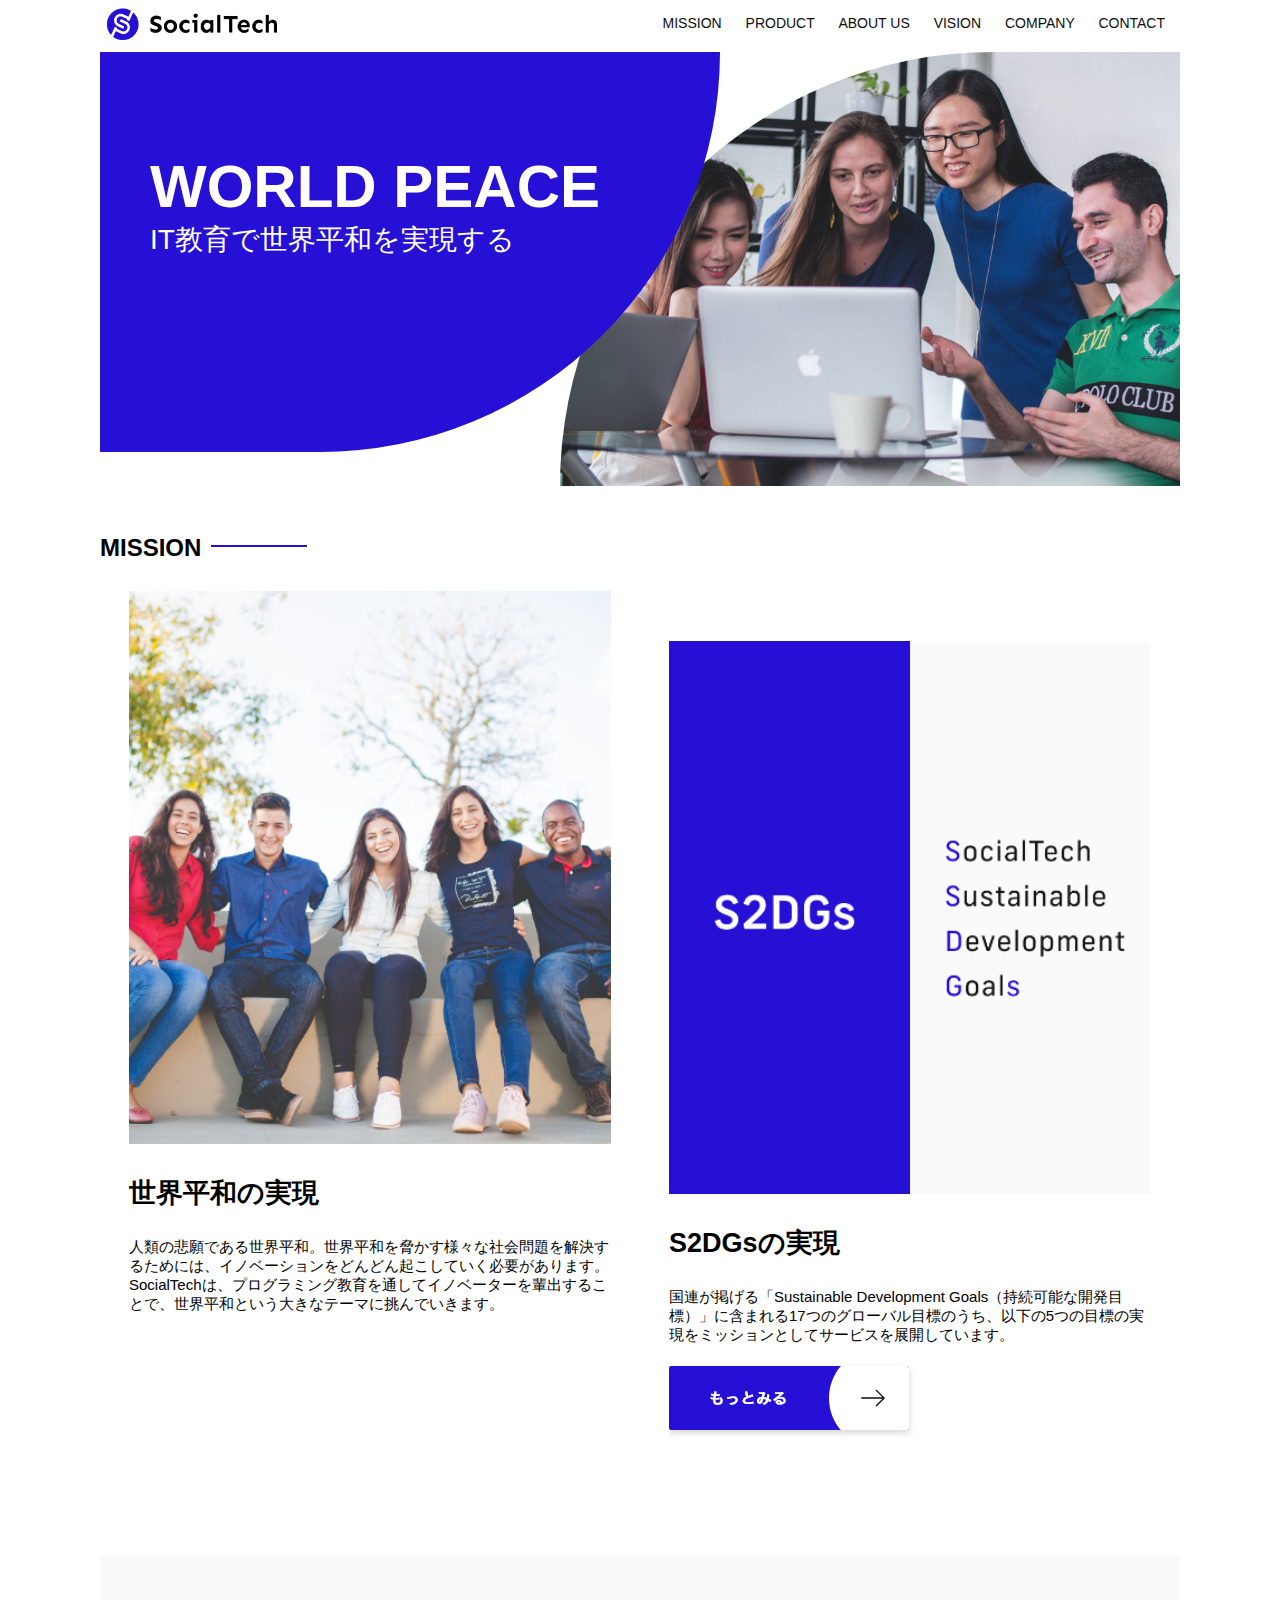
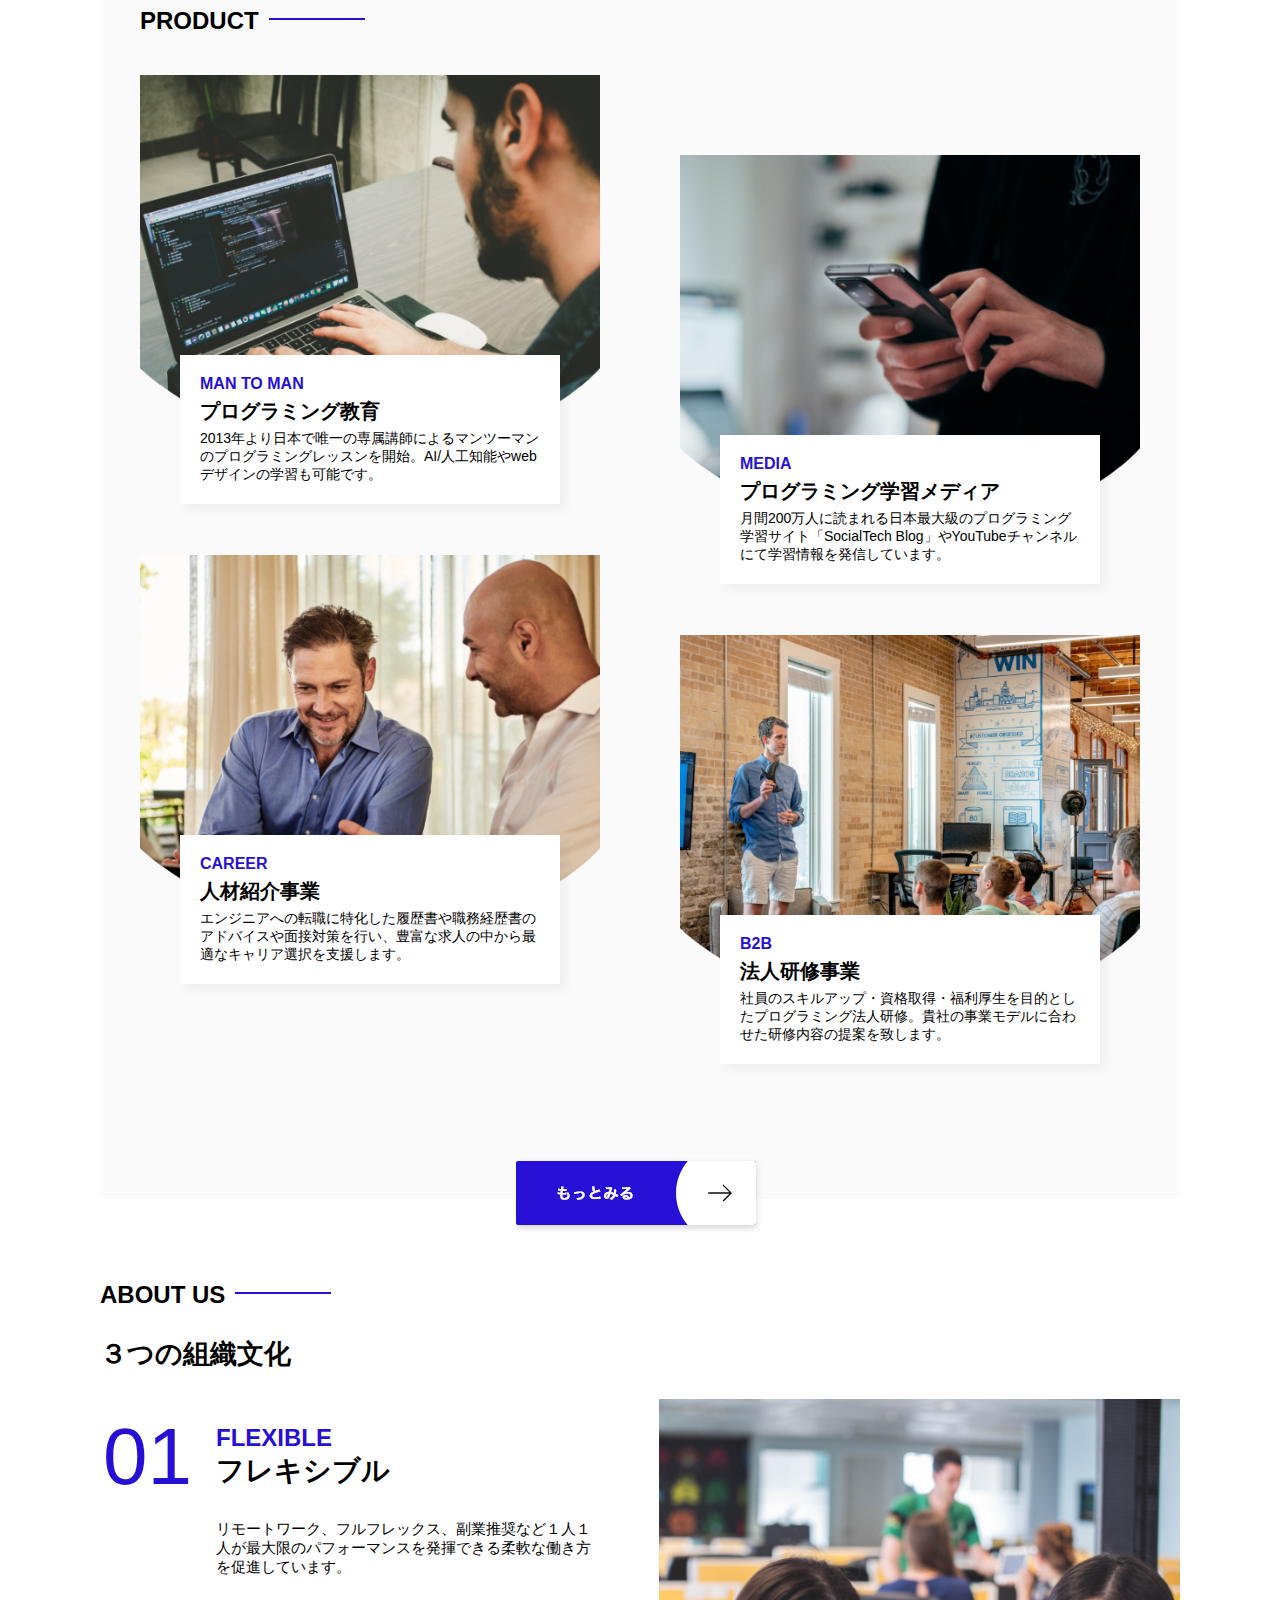
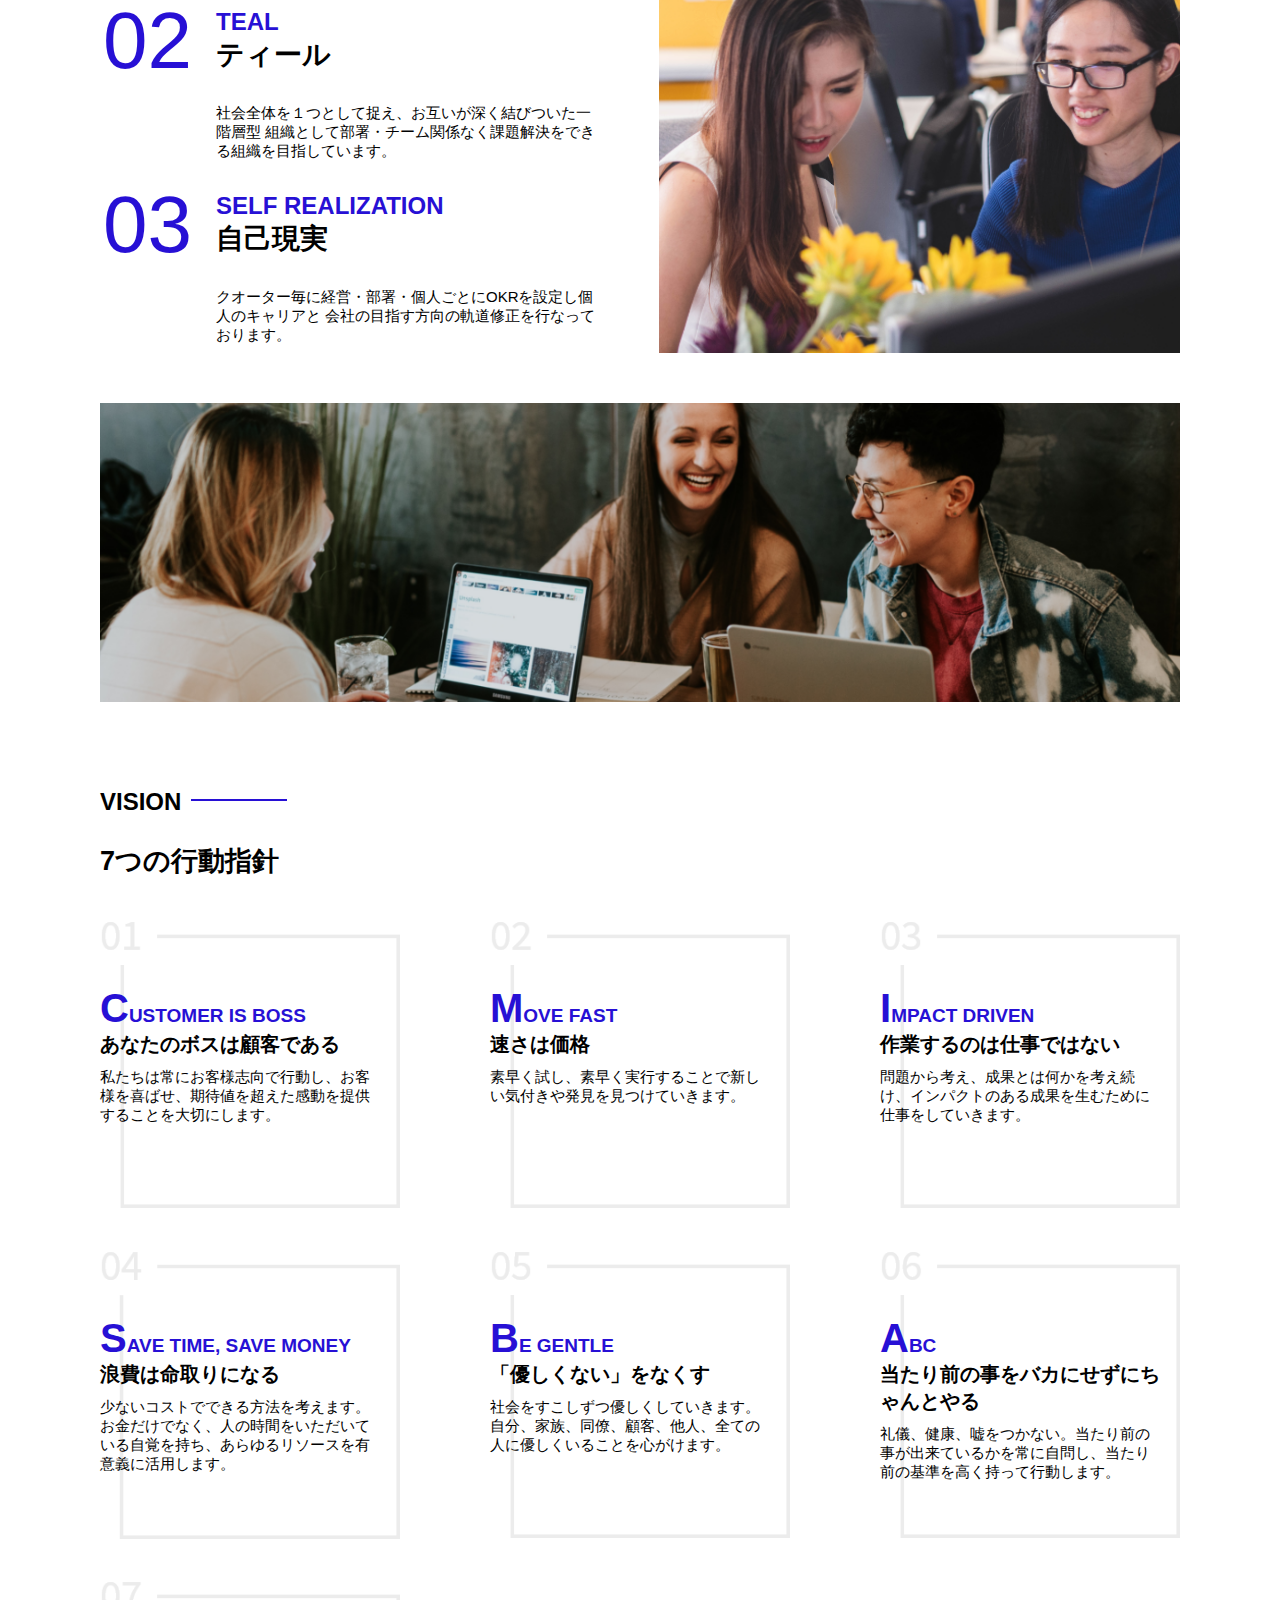
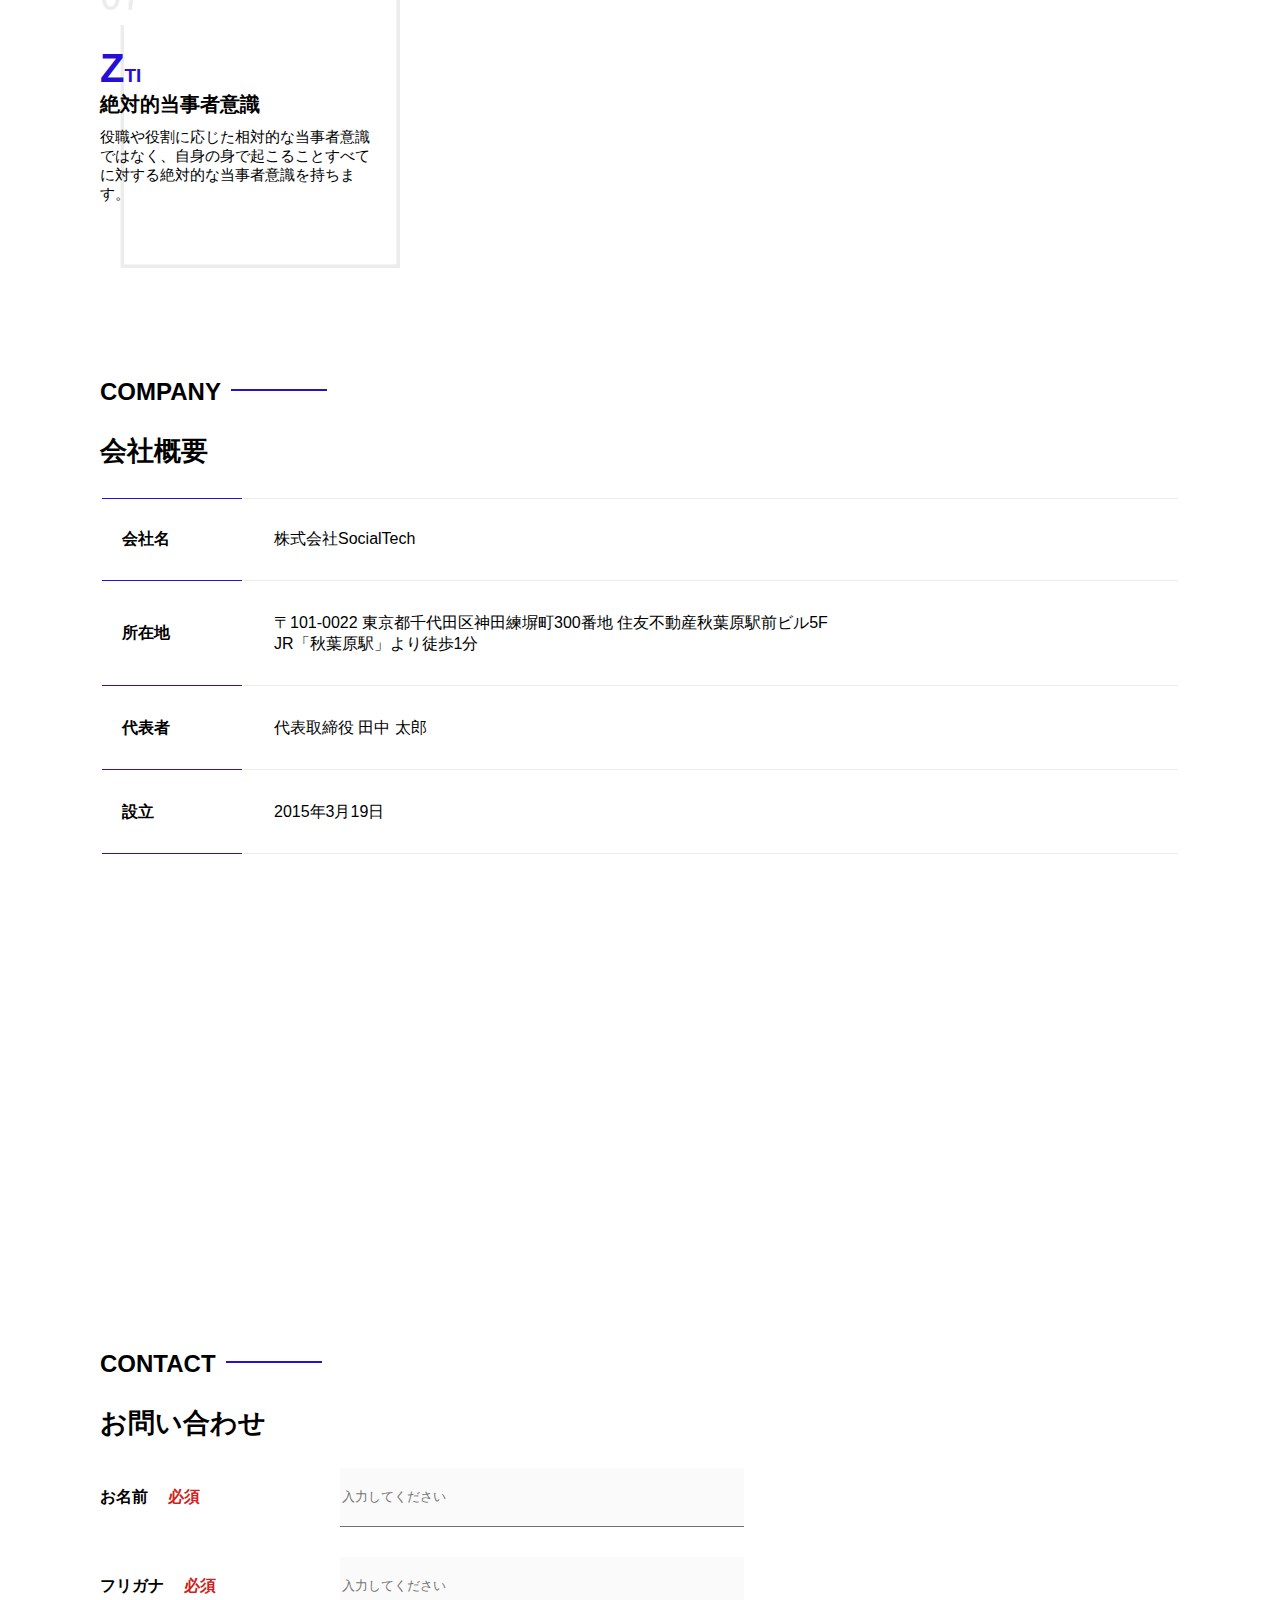
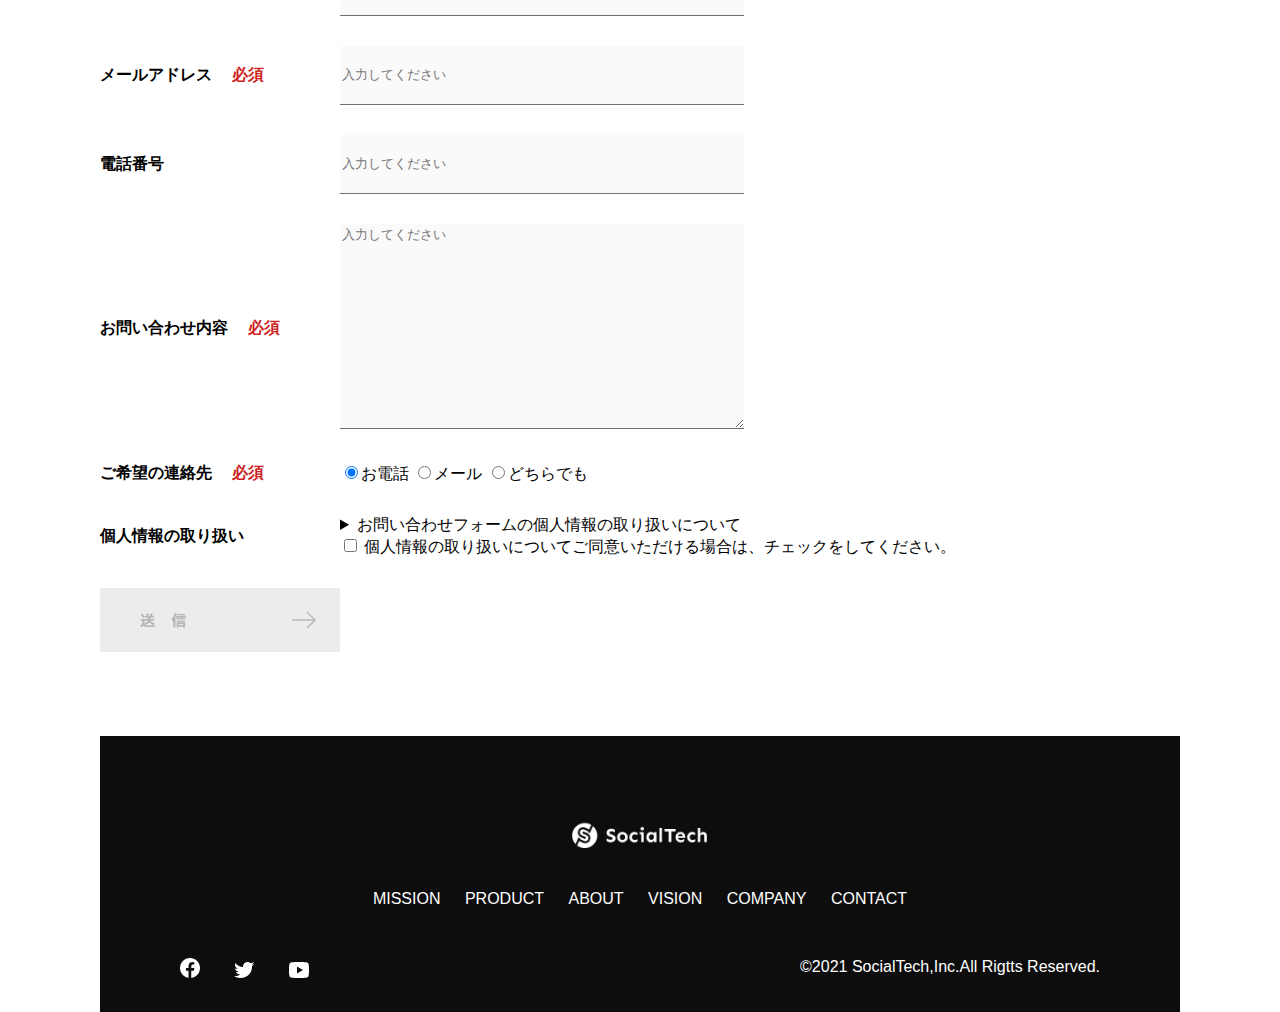
<file: index.html>
<!DOCTYPE html>
<html>
  <head>
    <title>SocialTech</title>
    <meta charset="utf-8">
    <meta name="description" content="SocialTechはEdTech業界のリーディングカンパニーを目指します">
    <meta name="viewport" content="width=device-width, initial-scale=1.0">
    <meta name="twitter:card" content="summary">
    <meta name="twitter:site" content="@xz7brkxv7651571">
    <meta property="og:url" content="https://kabosu1822.github.io/socialtech/">
    <meta property="og:title" content="SocialTech">
    <meta property="og:description" content="月間200万人に読まれる日本最大級のプログラミング学習サイト「SocialTech」">
    <meta property="og:image" content="https://kabosu1822.github.io/socialtech/images/logo.png">
    <link rel="stylesheet" href="style.css">
  </head>
    <body>
      <header>
        <a href="index.html" id="logo"><img src="images/logo.png" alt="トップページに戻る"></a>
        <nav id="nav-pc">
          <a href="mission.html">MISSION</a>
          <a href="product.html">PRODUCT</a>
          <a href="index.html#aboutus">ABOUT US</a>
          <a href="index.html#vision">VISION</a>
          <a href="index.html#company">COMPANY</a>
          <a href="index.html#contact">CONTACT</a>
        </nav>
        <img id="menu-sp" src="images/button-menu.png" alt="ナビゲーションを開く" onclick="document.getElementById('nav-sp').style.display = 'block'">
        <nav id="nav-sp">
            <img id="close" src="images/button-close.png" alt="ナビゲーションを閉じる" onclick="document.getElementById('nav-sp').style.display = 'none'">
            <a id="logo-sp" href="index.html" onclick="document.getElementById('nav-sp').style.display = 'none'"><img
              src="images/logo-sp.png" alt="トップページに戻る"></a>
              <a class="menu" href="mission.html" onclick="document.getElementById('nav-sp').style.display = 'none'">MISSION</a>
              <a class="menu" href="product.html" onclick="document.getElementById('nav-sp').style.display = 'none'">PRODUCT</a>
              <a class="menu" href="index.html#aboutus" onclick="document.getElementById('nav-sp').style.display = 'none'">ABOUT
              US</a>
              <a class="menu" href="index.html#vision"
              onclick="document.getElementById('nav-sp').style.display = 'none'">VISION</a>
              <a class="menu" href="index.html#company"
              onclick="document.getElementById('nav-sp').style.display = 'none'">COMPANY</a>
              <a class="menu" href="index.html#contact"
              onclick="document.getElementById('nav-sp').style.display = 'none'">CONTACT</a>
              <div id="sns">
              <a href="https://www.facebook.com/sejuku2013"><img src="images/button-facebook.png" alt="Facebookのリンク"></a>
              <a href="https://twitter.com/samuraijuku"><img src="images/button-twitter.png" alt="Twitterのリンク"></a>
              <a href="https://www.youtube.com/channel/UCCFOQO5aDK0xXam4cUQXT8g"><img src="images/button-youtube.png" alt="YouTubeのリンク"></a>
          </div>
        </nav>
      </header>
        
      </div>
    </nav>
  </header>



          </div>
        </nav>
      </header>
      <main>
        <article>
          <section id="main-visual">
            <div id="main-message">
                <h1>WORLD PEACE</h1>
                <p>IT教育で世界平和を実現する</p>
            </div>
              <img src="images/index/index-main.png" alt="PCの周りに集まる多国籍の仲間たち">
            </section>
            <section id="mission">
            <h2 class="index-h2">MISSION</h2>
            <div id="mission-flex">
              <div>
                <img id="mission-photo" src="images/index/index-mission.png" alt="屋外のベンチで写真を撮影する多国籍の仲間たち">
                <h3>世界平和の実現</h3>
                <p>人類の悲願である世界平和。世界平和を脅かす様々な社会問題を解決するためには、イノベーションをどんどん起こしていく必要があります。SocialTechは、プログラミング教育を通してイノベーターを輩出することで、世界平和という大きなテーマに挑んでいきます。
                </p>
              </div>
              <div>
                <img id="s2dgs" src="images/index/s2dgs.png" alt="S2DGs">
                <h3>S2DGsの実現</h3>
                <p>国連が掲げる「Sustainable Development Goals（持続可能な開発目標）」に含まれる17つのグローバル目標のうち、以下の5つの目標の実現をミッションとしてサービスを展開しています。</p>
                <a href="mission.html"></a>
                  <img src="images/button-more.png" alt="もっとみる">
              </div>
            </div>
            </section>
            <section id="product">
            <h2 class="index-h2">PRODUCT</h2>
            <div>
                <div id="product-left">
                  <div>
                    <img class="product-photo" src="images/index/index-mantoman.png" alt="PCでコードを書く男性">
                    <div class="product-explain">
                      <span>MAN TO MAN</span>
                      <h3>プログラミング教育</h3>
                      <p>2013年より日本で唯一の専属講師によるマンツーマンのプログラミングレッスンを開始。AI/人工知能やwebデザインの学習も可能です。</p>
                    </div>
                  </div>
                  <div>
                    <img  class="product-photo" src="images/index/index-career.png" alt="笑顔で話し合う2人の男性">
                    <div class="product-explain">
                      <span>CAREER</span>
                      <h3>人材紹介事業</h3>
                      <p>エンジニアへの転職に特化した履歴書や職務経歴書のアドバイスや面接対策を行い、豊富な求人の中から最適なキャリア選択を支援します。</p>
                    </div>
                  </div> 
                  </div>
                  <div id="product-right">
                    <div>
                      <img class="product-photo" src="images/index/index-media.png" alt="スマートフォンを操作する人">
                      <div class="product-explain">
                        <span>MEDIA</span>
                        <h3>プログラミング学習メディア</h3>
                        <p>月間200万人に読まれる日本最大級のプログラミング学習サイト「SocialTech Blog」やYouTubeチャンネルにて学習情報を発信しています。</p>
                      </div>
                    </div>
                    <div>
                      <img class="product-photo" src="images/index/index-b2b.png" alt="講演中の男性とそれを聴く人々">
                      <div class="product-explain">
                        <span>B2B</span>
                          <h3>法人研修事業</h3>
                          <p>社員のスキルアップ・資格取得・福利厚生を目的としたプログラミング法人研修。貴社の事業モデルに合わせた研修内容の提案を致します。</p>
                      </div>
                    </div>
                  </div>
                </div>
              <div>
                <a id="product-more" href="product.html">
                  <img src="images/button-more.png" alt="もっとみる">
              </a>
          </div>
          </section>
          <section id="aboutus">
            <h2 class="index-h2">ABOUT US</h2>
            <h3>３つの組織文化</h3>
            <div>
              <table class="culture-table">
                <tr>
                  <td>
                    <span class="culture-num">01</span>
                  </td>
                  <td>
                    <span class="culture-en">FLEXIBLE</span>
                    <span class="culture-jp">フレキシブル</span>
                  </td>
                </tr>
                <tr>
                  <td>
                    <!-- 空セル -->
                  </td>
                  <td>
                  <p class="culture-description">
                    リモートワーク、フルフレックス、副業推奨など１人１人が最大限のパフォーマンスを発揮できる柔軟な働き方を促進しています。
                  </p>
                  </td>
                </tr>
                <tr>
                  <td>
                    <span class="culture-num">02</span>
                  </td>
                  <td>
                    <span class="culture-en">TEAL</span>
                    <span class="culture-jp">ティール</span>
                  </td>
                </tr>
                <tr>
                  <td>
                    <!-- 空セル -->
                  </td>
                  <td>
                    <p class="culture-description">
                      社会全体を１つとして捉え、お互いが深く結びついた一階層型
                      組織として部署・チーム関係なく課題解決をできる組織を目指しています。
                    </p>
                  </td>
                </tr>
                <tr>
                  <td>
                    <span class="culture-num">03</span>
                  </td>
                  <td>
                    <span class="culture-en">SELF REALIZATION</span>
                    <span class="culture-jp">自己現実</span>
                  </td>
                </tr>
                <tr>
                  <td>
                    <!-- 空セル -->
                  </td>
                  <td>
                    <p class="culture-description">
                      クオーター毎に経営・部署・個人ごとにOKRを設定し個人のキャリアと
                      会社の目指す方向の軌道修正を行なっております。
                    </p>
                  </td>
                </tr>
              </table>
              <img class="culture-img" src="images/index/index-aboutus1.png" alt="笑顔で話し合う2人の女性">
            </div>
            <img class="culture-img2" src="images/index/index-aboutus2.png" alt="笑顔で話し合う3人の男女">
          </section>
          <!-- VISION -->
          <section id="vision">
            <h2 class="index-h2">VISION</h2>
            <h3>7つの行動指針</h3>
            <div>
              <div class="vision-box">
                <img src="images/index/vision-01.png" alt="01">
                <span>
                  <h4>CUSTOMER IS BOSS</h4>
                  <h5>あなたのボスは顧客である</h5>
                  <p>私たちは常にお客様志向で行動し、お客様を喜ばせ、期待値を超えた感動を提供することを大切にします。</p>
                </span>
              </div>
              <div class="vision-box">
                <img src="images/index/vision-02.png" alt="02">
                <span>
                  <h4>MOVE FAST</h4>
                  <h5>速さは価格</h5>
                  <p>素早く試し、素早く実行することで新しい気付きや発見を見つけていきます。</p>
                </span>
              </div>
              <div class="vision-box">
                <img src="images/index/vision-03.png" alt="03">
                <span>
                  <h4>IMPACT DRIVEN</h4>
                  <h5>作業するのは仕事ではない</h5>
                  <p>問題から考え、成果とは何かを考え続け、インパクトのある成果を生むために仕事をしていきます。</p>
                </span>
              </div>
              <div class="vision-box">
                <img src="images/index/vision-04.png" alt="04">
                <span>
                  <h4>SAVE TIME, SAVE MONEY</h4>
                  <h5>浪費は命取りになる</h5>
                  <p>少ないコストでできる方法を考えます。お金だけでなく、人の時間をいただいている自覚を持ち、あらゆるリソースを有意義に活用します。</p>
                </span>
              </div>
              <div class="vision-box">
              <img src="images/index/vision-05.png" alt="05">
                <span>
                <h4>BE GENTLE</h4>
                <h5>「優しくない」をなくす</h5>
                <p>社会をすこしずつ優しくしていきます。自分、家族、同僚、顧客、他人、全ての人に優しくいることを心がけます。</p>  
              </span>
              </div>
              <div class="vision-box">
                <img src="images/index/vision-06.png" alt="06">
                  <span>
                    <h4>ABC</h4>
                    <h5>当たり前の事をバカにせずにちゃんとやる</h5>
                    <p>礼儀、健康、嘘をつかない。当たり前の事が出来ているかを常に自問し、当たり前の基準を高く持って行動します。</p>
                  </span>
              </div>
              <div class="vision-box">
                <img src="images/index/vision-07.png" alt="07">
                <span>
                    <h4>ZTI</h4>
                    <h5>絶対的当事者意識</h5>
                    <p>役職や役割に応じた相対的な当事者意識ではなく、自身の身で起こることすべてに対する絶対的な当事者意識を持ちます。</p>
                </span>
              </div>
            </div>
          </section>
          <section id="company">
            <h2 class="index-h2">COMPANY</h2>
            <h3>会社概要</h3>
            <table id="company-table">
              <tr>
                <th class="tableheader-first">会社名</th>
                <td class="cell-first">株式会社SocialTech</td>
              </tr>
              <tr>
                <th class="tableheader">所在地</th>
                <td class="cell">〒101-0022 東京都千代田区神田練塀町300番地 住友不動産秋葉原駅前ビル5F<br>JR「秋葉原駅」より徒歩1分</td>
              </tr>
              <tr>
                <th class="tableheader">代表者</th>
                <td class="cell">代表取締役 田中 太郎</td>
              </tr>
              <tr>
                <th class="tableheader">設立</th>
                <td class="cell">2015年3月19日</td>
              </tr>
            </table>
            <iframe src="https://www.google.com/maps/embed?pb=!1m18!1m12!1m3!1d3240.0688551336807!2d139.7720776771055!3d35.69992317258124!2m3!1f0!2f0!3f0!3m2!1i1024!2i768!4f13.1!3m3!1m2!1s0x60188fee13660e23%3A0x77137876edf742ac!2z5L2P5Y-L5LiN5YuV55Sj56eL6JGJ5Y6f6aeF5YmN44OT44Or!5e0!3m2!1sja!2sjp!4v1704858013291!5m2!1sja!2sjp"
            style="border:0;" allowfullscreen="" loading="lazy">
          </iframe>
          </section>
          <section id="contact">
            <h2 class="index-h2">CONTACT</h2>
            <h3>お問い合わせ</h3>
            <form>
              <div>
                <div class="contact-heading">
                <label class="contact-label">お名前<span class="contact-span">必須</span></label>
                </div>
                <div>
                <input type="text" name="name" placeholder="入力してください" class="contact-textbox">
                </div>
              </div>
              <div>
                <div class="contact-heading">
                <label class="contact-label">フリガナ<span class="contact-span">必須</span></label>
                </div>
                <div>
                <input type="text" name="hurigana" placeholder="入力してください" class="contact-textbox">
                </div>
              </div>
              <div>
                <div class="contact-heading">
                <label class="contact-label">メールアドレス<span class="contact-span">必須</span></label>
                </div>
                <div>
                <input type="text" name="email" placeholder="入力してください" class="contact-textbox"> 
              </div>
              </div>
              <div>
                <div class="contact-heading">
                <label class="contact-label">電話番号</label>
                </div>
                <div>
                <input type="text" name="tel" placeholder="入力してください" class="contact-textbox">
              </div>
              </div>
              <div>
                <div class="contact-heading">
                <label class="contact-label">お問い合わせ内容<span class="contact-span">必須</span></label>
                </div>
                <div>
                <textarea class="contact-textarea" placeholder="入力してください" name="message"></textarea>
              </div>
              </div>
              <div>
                <div class="contact-heading">
                <label class="contact-label">ご希望の連絡先<span class="contact-span">必須</span></label>
              </div>
                <div>
                <input class="radiobutton" type="radio" value="tel" name="contact" checked><label>お電話</label>
                <input class="radiobutton" type="radio" value="mail" name="contact"><label>メール</label>
                <input class="radiobutton" type="radio" value="both" name="contact"><label>どちらでも</label>
              </div>
              </div>
              <div>
                <div class="contact-heading">
                <label class="contact-label">個人情報の取り扱い</label>
              </div>
                <div>
                <details>
                  <summary>お問い合わせフォームの個人情報の取り扱いについて</summary>
                  <div>
                    <span>１．組織の名称又は氏名</span><br>
                    株式会社SocialTech<br><br>
                    <span>２．個人情報保護管理者（若しくはその代理人）の氏名又は職名、所属及び連絡先
                      鈴木 一郎 コーポレート部</span><br>
                    メールアドレス：samurai@example.com<br>
                    TEL：03-1234-5678<br>
                    <span>３．個人情報の利用目的</span><br>
                    ・本サービス及び本サービスに関連する情報の提供又はそれらに関する連絡のため<br>
                    ・ユーザーの本人確認のため<br>
                    ・当社サービスのご案内のため<br>
                    ・当社の商品等の広告または宣伝（電子メールによるものを含むものとします。）<br><br>
                    <span>４．個人情報の取り扱い業務の委託</span><br>
                    個人情報の取扱業務の全部または一部を外部に業務委託する場合があります。<br>
                    その際、弊社は、個人情報を適切に保護できる管理体制を敷き実行していることを条件として<br>
                    委託先を厳選したうえで、機密保持契約を委託先と締結し、お客様の個人情報を厳密に管理させます。<br><br>
                    <span>５．個人情報の開示等の請求</span><br>
                    お客様は、弊社に対してご自身の個人情報の開示等（利用目的の通知、開示、内容の訂正・追加・削除、利用の停止または消去、第三者への提供の停止）に関して、当社問合わせ窓口に申し出ることができます。<br>
                    その際、弊社はお客様ご本人を確認させていただいたうえで、合理的な期間内に対応いたします。<br><br>
                    なお、個人情報に関する弊社問合わせ先は、次の通りです。<br><br>
                    株式会社SocialTech　個人情報問合せ窓口<br>
                    〒101-0022 東京都千代田区神田練塀町300番地 住友不動産秋葉原駅前ビル5F<br>
                    メールアドレス：samurai@example.com　TEL：03-1234-5678<br><br>
                    <span>６．個人情報を提供されることの任意性について</span><br><br>
                    お客様がご自身の個人情報を弊社に提供されるか否かは、お客様のご判断によりますが、もしご提供されない場合には、適切なサービスが提供できない場合がありますので予めご了承ください。
                  </div>
                </details>
                <input type="checkbox" name="agree">
                <span>個人情報の取り扱いについてご同意いただける場合は、チェックをしてください。</span>
                </div>
                </div>
                <input type="image" src="images/button-submit.png" alt="返信する">
            </form>
            </section>
      </article>
      <footer>
        <div id="footer-logo">
          <img src="images/logo-sp.png" alt="SocialTech">
        </div>
        <div id="footer-link">
          <a href="mission.html">MISSION</a>
          <a href="product.html">PRODUCT</a>
          <a href="index.html#aboutus">ABOUT</a>
          <a href="index.html#vision">VISION</a>
          <a href="index.html#compan">COMPANY</a>
          <a href="index.html#contact">CONTACT</a>
        </div>
        <div id="sns-footer">
        <a href="https://www.facebook.com/sejuku2013"><img src="images/button-facebook.png" alt="Facebookのリンク"></a>
        <a href="https://twitter.com/samuraijuku"><img src="images/button-twitter.png" alt="Twitterのリンク"></a>
        <a href="https://www.youtube.com/channel/UCCFOQO5aDK0xXam4cUQXT8g"><img src="images/button-youtube.png" alt="YouTubeのリンク"></a>
        <span id="copyright">&copy;2021 SocialTech,Inc.All Rigtts Reserved.</span>
        </div>
      </footer>
    </main>
  </body>

</html>
</file>
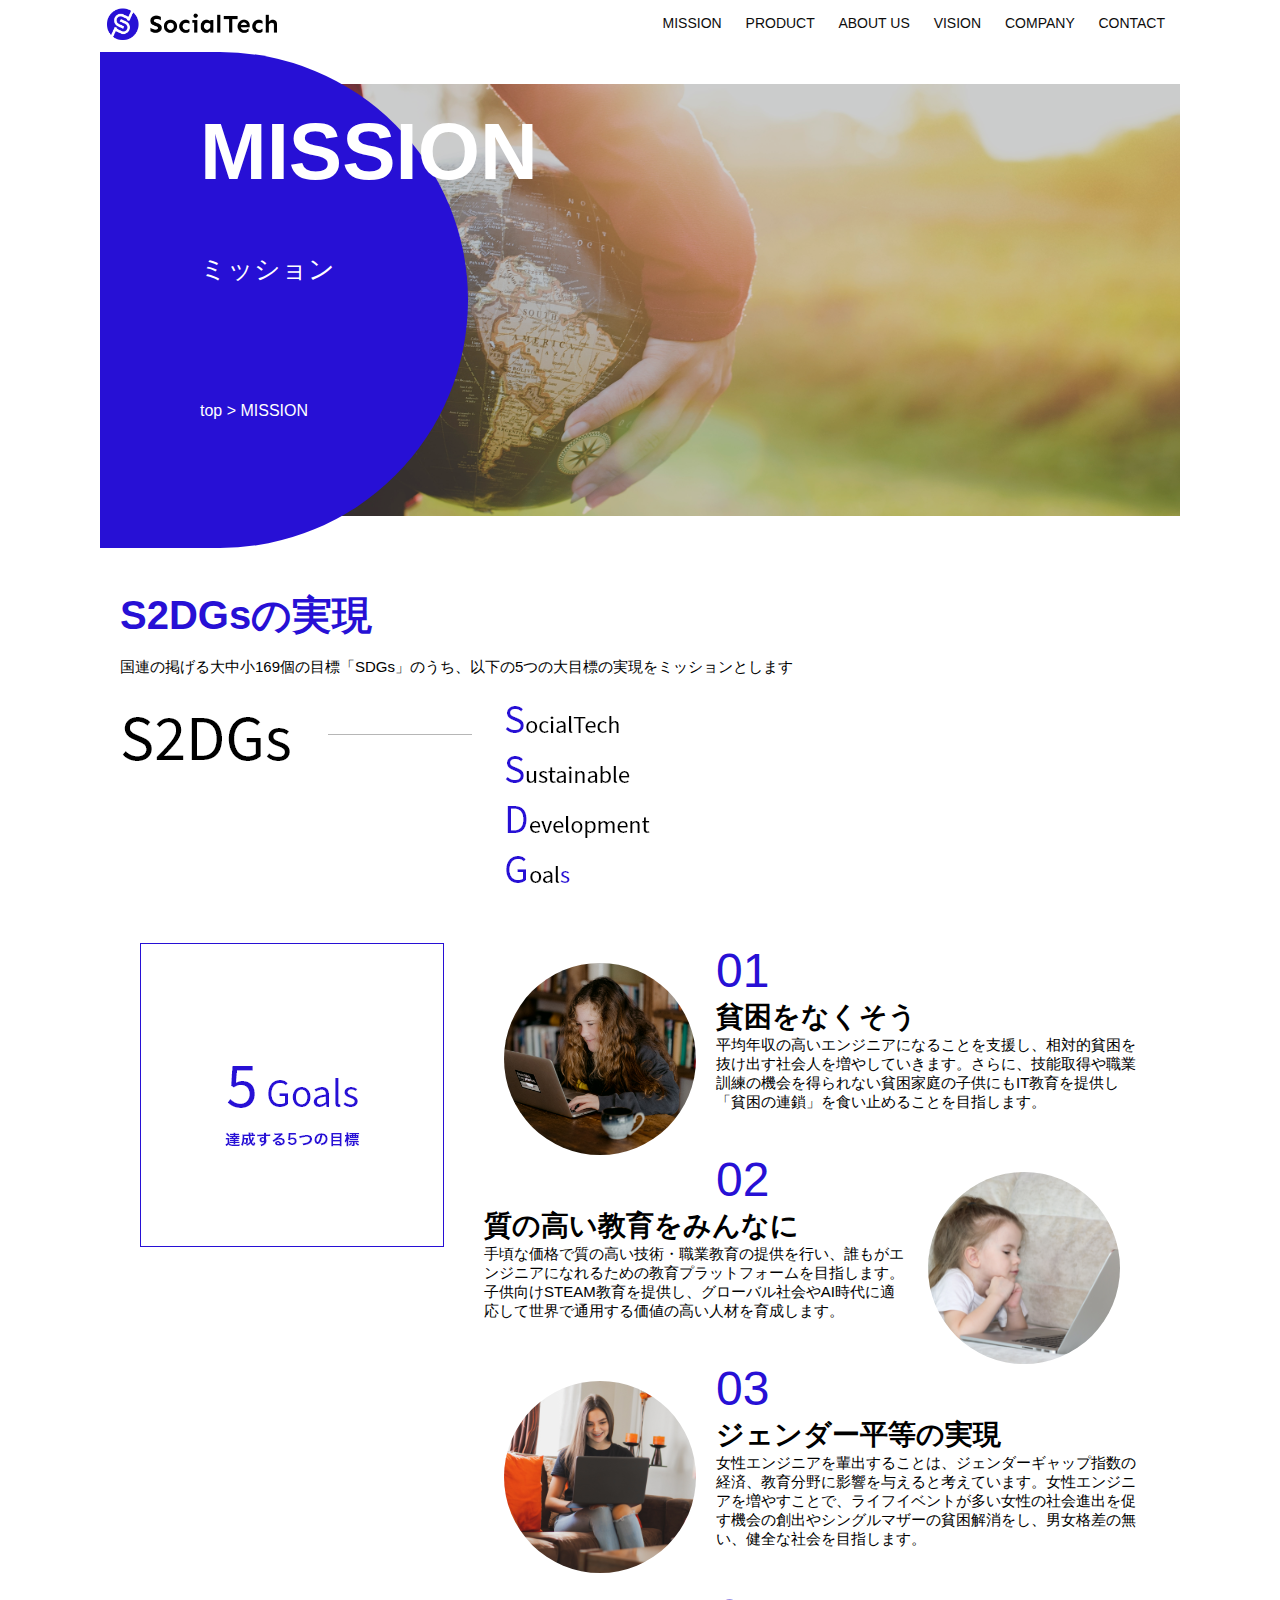
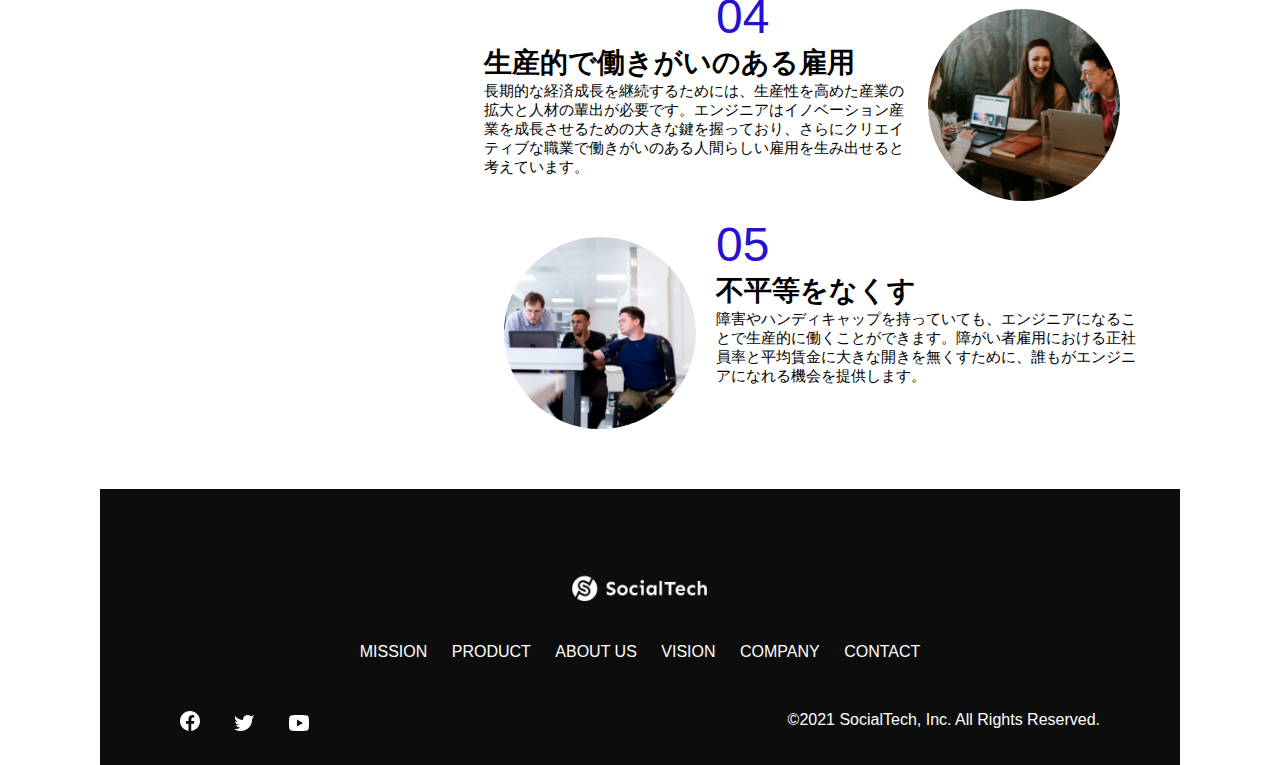
<file: mission.html>
<!DOCTYPE html>
<html>
<head>
  <title>SocialTech - MISSION ミッション -</title>
  <meta charset="UTF-8">
  <meta name="description" content="SocialTechが目指す5つの目標（S2DGs）を紹介します">
  <meta name="viewport" content="width=device-width, initial-scale=1.0">
  <link rel="stylesheet" href="style.css">
</head>

<body>
  <header>
    <a href="index.html" id="logo"><img src="images/logo.png" alt="トップページに戻る"></a>

    <nav id="nav-pc">
      <a href="mission.html">MISSION</a>
      <a href="product.html">PRODUCT</a>
      <a href="index.html#aboutus">ABOUT US</a>
      <a href="index.html#vision">VISION</a>
      <a href="index.html#company">COMPANY</a>
      <a href="index.html#contact">CONTACT</a>
    </nav>
    <img id="menu-sp" src="images/button-menu.png" alt="ナビゲーションを開く" onclick="document.getElementById('nav-sp').style.display = 'block'">
    <nav id="nav-sp">
      <img id="close" src="images/button-close.png" alt="ナビゲーションを閉じる" onclick="document.getElementById('nav-sp').style.display = 'none'">
      <a id="logo-sp" href="index.html" onclick="document.getElementById('nav-sp').style.display = 'none'"><img
          src="images/logo-sp.png" alt="トップページに戻る"></a>
      <a class="menu" href="mission.html" onclick="document.getElementById('nav-sp').style.display = 'none'">MISSION</a>
      <a class="menu" href="product.html" onclick="document.getElementById('nav-sp').style.display = 'none'">PRODUCT</a>
      <a class="menu" href="index.html#aboutus" onclick="document.getElementById('nav-sp').style.display = 'none'">ABOUT
        US</a>
      <a class="menu" href="index.html#vision"
        onclick="document.getElementById('nav-sp').style.display = 'none'">VISION</a>
      <a class="menu" href="index.html#company"
        onclick="document.getElementById('nav-sp').style.display = 'none'">COMPANY</a>
      <a class="menu" href="index.html#contact"
        onclick="document.getElementById('nav-sp').style.display = 'none'">CONTACT</a>
      <div id="sns">
        <a href="https://www.facebook.com/sejuku2013"><img src="images/button-facebook.png" alt="Facebookのリンク"></a>
        <a href="https://twitter.com/samuraijuku"><img src="images/button-twitter.png" alt="Twitterのリンク"></a>
        <a href="https://www.youtube.com/channel/UCCFOQO5aDK0xXam4cUQXT8g"><img src="images/button-youtube.png" alt="YouTubeのリンク"></a>
      </div>
    </nav>
  </header>
  <main>
    <article>
      <section id="mission-main">
        <div id="mission-title">
          <h1>MISSION</h1>
          <span>ミッション</span>
          <div>top > MISSION</div>
        </div>
      </section>
      <section id="mission-s2dgs">
        <h2 class="mission-h2">S2DGsの実現</h2>
        <p>国連の掲げる大中小169個の目標「SDGs」のうち、以下の5つの大目標の実現をミッションとします</p>
        <img src="images/mission/mission-s2dgs.png" alt="S2DGs">
      </section>
      <section id="mission-5goals">
        <div>
          <img id="s2dgs-image" src="images/mission/mission-5goals.png" alt="5Goals">
        </div>
        <div>
        <div>
          <img class="fivegoals-image-left" src="images/mission/mission-5goals01.png" alt="PCを操作する女の子">
          <span class="fivegoals-number">01</span>
          <h3 class="fivegoals-h3">貧困をなくそう</h3>
          <p class="fivegoals-p">平均年収の高いエンジニアになることを支援し、相対的貧困を抜け出す社会人を増やしていきます。さらに、技能取得や職業訓練の機会を得られない貧困家庭の子供にもIT教育を提供し「貧困の連鎖」を食い止めることを目指します。
          </p>
        </div>

        <div>
          <img class="fivegoals-image-right" src="images/mission/mission-5goals02.png" alt="PCを見つめる小さな女の子">
          <span class="fivegoals-number">02</span>
          <h3 class="fivegoals-h3">質の高い教育をみんなに</h3>
          <p class="fivegoals-p">手頃な価格で質の高い技術・職業教育の提供を行い、誰もがエンジニアになれるための教育プラットフォームを目指します。子供向けSTEAM教育を提供し、グローバル社会やAI時代に適応して世界で通用する価値の高い人材を育成します。
          </p>
        </div>

        <div>
          <img class="fivegoals-image-left" src="images/mission/mission-5goals03.png" alt="PCを操作する女性">
          <span class="fivegoals-number">03</span>
          <h3 class="fivegoals-h3">ジェンダー平等の実現</h3>
          <p class="fivegoals-p">女性エンジニアを輩出することは、ジェンダーギャップ指数の経済、教育分野に影響を与えると考えています。女性エンジニアを増やすことで、ライフイベントが多い女性の社会進出を促す機会の創出やシングルマザーの貧困解消をし、男女格差の無い、健全な社会を目指します。
          </p>
        </div>

        <div>
          <img class="fivegoals-image-right" src="images/mission/mission-5goals04.png" alt="笑顔で話し合う男女">
          <span class="fivegoals-number">04</span>
          <h3 class="fivegoals-h3">生産的で働きがいのある雇用</h3>
          <p class="fivegoals-p">長期的な経済成長を継続するためには、生産性を高めた産業の拡大と人材の輩出が必要です。エンジニアはイノベーション産業を成長させるための大きな鍵を握っており、さらにクリエイティブな職業で働きがいのある人間らしい雇用を生み出せると考えています。
          </p>
        </div>

        <div>
          <img class="fivegoals-image-left" src="images/mission/mission-5goals05.png" alt="障害を持つ男性が生き生きと働く様子">
          <span class="fivegoals-number">05</span>
          <h3 class="fivegoals-h3">不平等をなくす</h3>
          <p class="fivegoals-p">障害やハンディキャップを持っていても、エンジニアになることで生産的に働くことができます。障がい者雇用における正社員率と平均賃金に大きな開きを無くすために、誰もがエンジニアになれる機会を提供します。
          </p>
        </div>
      </div>
      </section>
    </article>
    <footer>
      <div id="footer-logo">
        <img src="images/logo-sp.png" alt="SocialTech">
      </div>
      <div id="footer-link">
        <a href="mission.html">MISSION</a>
        <a href="product.html">PRODUCT</a>
        <a href="index.html#aboutus">ABOUT US</a>
        <a href="index.html#vision">VISION</a>
        <a href="index.html#company">COMPANY</a>
        <a href="index.html#contact">CONTACT</a>
      </div>
      <div id="sns-footer">
        <a href="https://www.facebook.com/sejuku2013"><img src="images/button-facebook.png" alt="Facebookのリンク"></a>
        <a href="https://twitter.com/samuraijuku"><img src="images/button-twitter.png" alt="Twitterのリンク"></a>
        <a href="https://www.youtube.com/channel/UCCFOQO5aDK0xXam4cUQXT8g"><img src="images/button-youtube.png" alt="YouTubeのリンク"></a>
        <span id="copyright">&copy;2021 SocialTech, Inc. All Rights Reserved. </span>
      </div>
    </footer>
  </main>
</body>

</html>
</file>
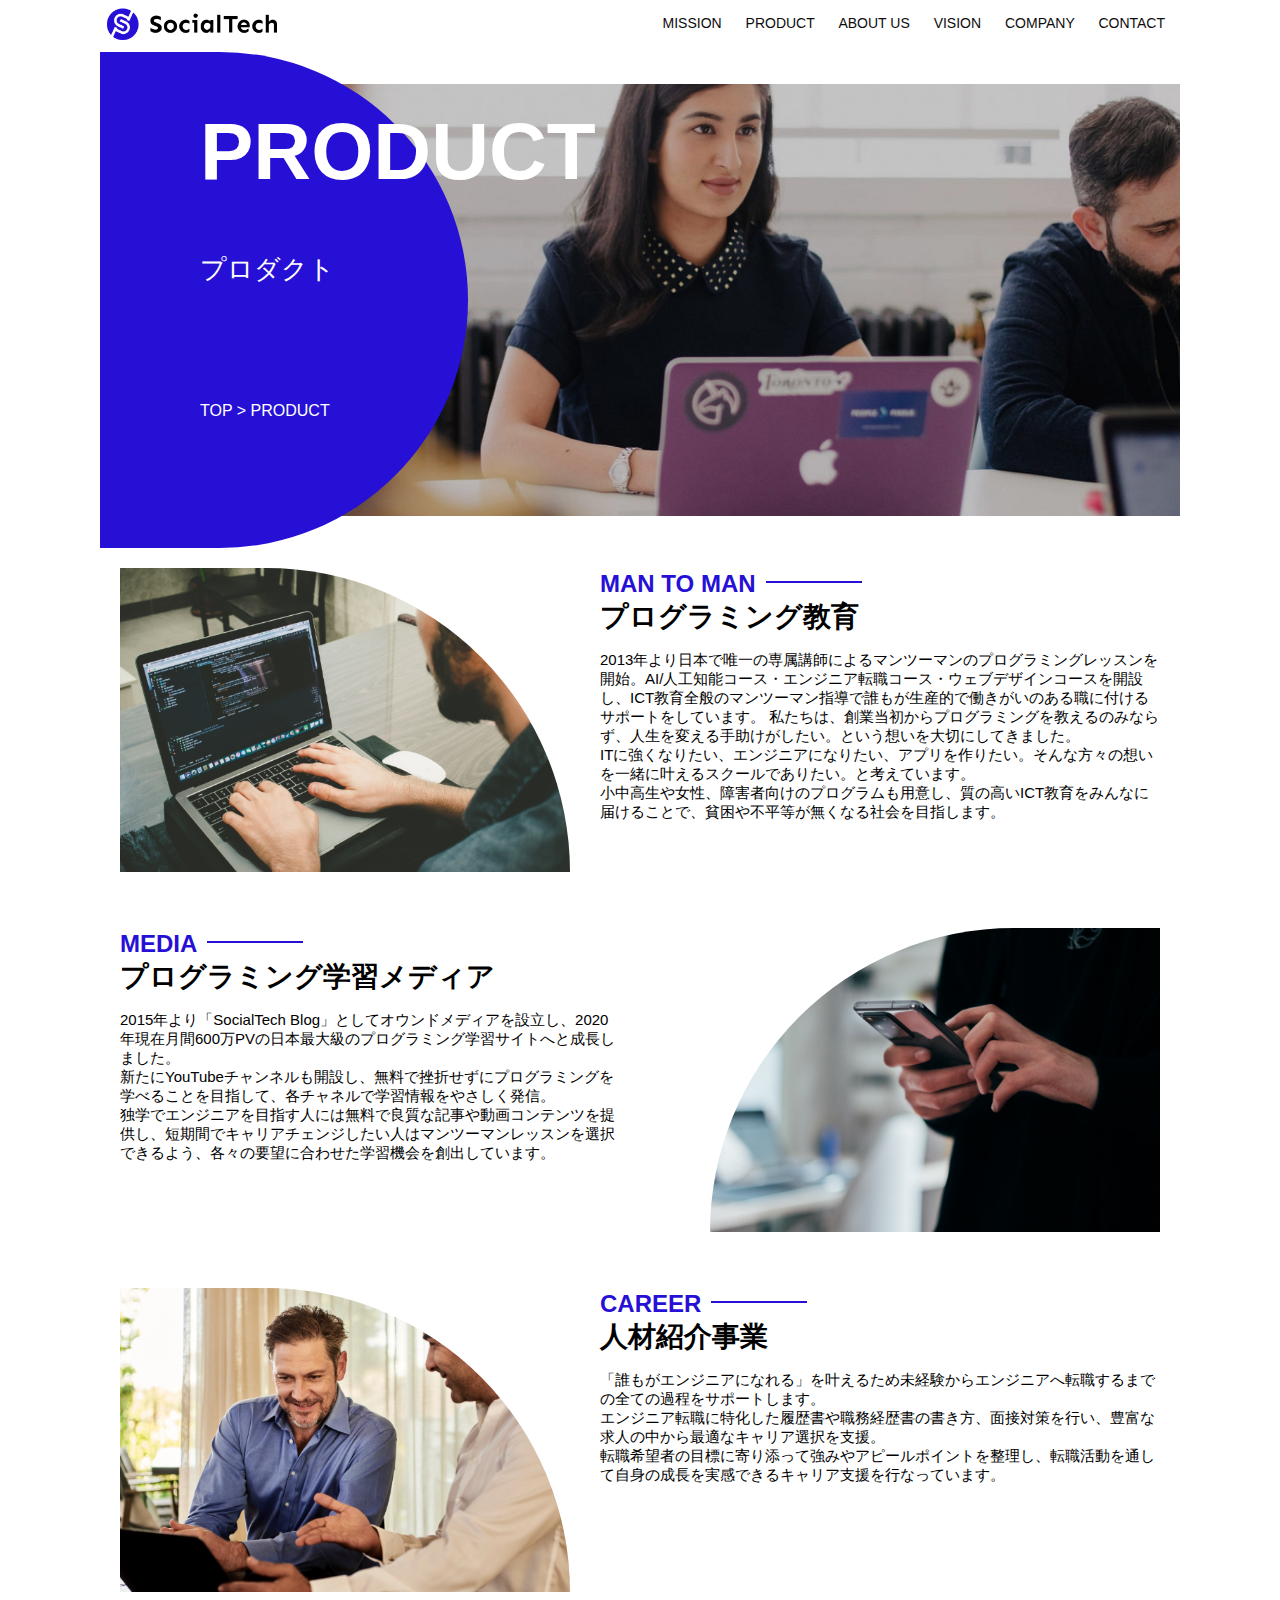
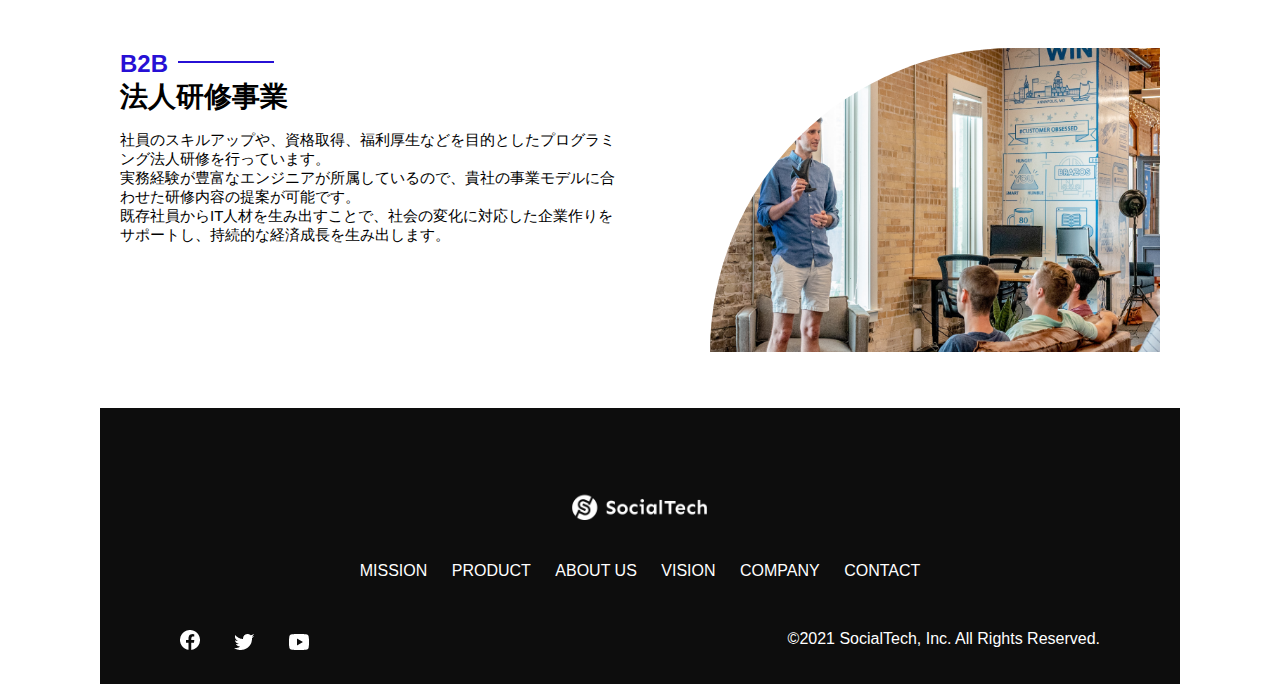
<file: product.html>
<!DOCTYPE html>
<html>
<head>
  <title>SocialTech -PRODUCT プロダクト-</title>
  <meta charset="UTF-8">
  <meta name="description" content="ocialTechの4つのプロダクトを紹介します">
  <meta name="viewport" content="width=device-width, initial-scale=1.0">
  <link rel="stylesheet" href="style.css">
</head>

<body>
  <!-- ヘッダー -->
  <header>
    <!-- ロゴ -->
    <a href="index.html" id="logo"><img src="images/logo.png" alt="トップページに戻る"></a>

    <!-- PC用ナビゲーション -->
    <nav id="nav-pc">
      <a href="mission.html">MISSION</a>
      <a href="product.html">PRODUCT</a>
      <a href="index.html#aboutus">ABOUT US</a>
      <a href="index.html#vision">VISION</a>
      <a href="index.html#company">COMPANY</a>
      <a href="index.html#contact">CONTACT</a>
    </nav>

    <!-- スマホ用メニューボタン -->
    <img id="menu-sp" src="images/button-menu.png" alt="ナビゲーションを開く" onclick="document.getElementById('nav-sp').style.display = 'block'">

    <!-- スマホ用ナビゲーション -->
    <nav id="nav-sp">
      <img id="close" src="images/button-close.png" alt="ナビゲーションを閉じる" onclick="document.getElementById('nav-sp').style.display = 'none'">
      <a id="logo-sp" href="index.html" onclick="document.getElementById('nav-sp').style.display = 'none'"><img
          src="images/logo-sp.png" alt="トップページに戻る"></a>
      <a class="menu" href="mission.html" onclick="document.getElementById('nav-sp').style.display = 'none'">MISSION</a>
      <a class="menu" href="product.html" onclick="document.getElementById('nav-sp').style.display = 'none'">PRODUCT</a>
      <a class="menu" href="index.html#aboutus" onclick="document.getElementById('nav-sp').style.display = 'none'">ABOUT
        US</a>
      <a class="menu" href="index.html#vision"
        onclick="document.getElementById('nav-sp').style.display = 'none'">VISION</a>
      <a class="menu" href="index.html#company"
        onclick="document.getElementById('nav-sp').style.display = 'none'">COMPANY</a>
      <a class="menu" href="index.html#contact"
        onclick="document.getElementById('nav-sp').style.display = 'none'">CONTACT</a>
      <div id="sns">
        <a href="https://www.facebook.com/sejuku2013"><img src="images/button-facebook.png" alt="Facebookのリンク"></a>
        <a href="https://twitter.com/samuraijuku"><img src="images/button-twitter.png" alt="Twitterのリンク"></a>
        <a href="https://www.youtube.com/channel/UCCFOQO5aDK0xXam4cUQXT8g"><img src="images/button-youtube.png" alt="YouTubeのリンク"></a>
      </div>
    </nav>
  </header>
  <main>
    <article>
      <section id="product-main">
        <div id="product-title">
          <h1>PRODUCT</h1>
          <span>プロダクト</span>
          <div>TOP > PRODUCT</div>
        </div>
      </section>
      <section class="product-section1">
        <img src="images/product/product-mantoman.png" alt="PCでコードを書く男性">
        <div>
          <h2 class="product-h2">MAN TO MAN</h2>
          <h3 class="product-h3">プログラミング教育</h3>
          <p>
            2013年より日本で唯一の専属講師によるマンツーマンのプログラミングレッスンを開始。AI/人工知能コース・エンジニア転職コース・ウェブデザインコースを開設し、ICT教育全般のマンツーマン指導で誰もが生産的で働きがいのある職に付けるサポートをしています。
            私たちは、創業当初からプログラミングを教えるのみならず、人生を変える手助けがしたい。という想いを大切にしてきました。<br>ITに強くなりたい、エンジニアになりたい、アプリを作りたい。そんな方々の想いを一緒に叶えるスクールでありたい。と考えています。<br>小中高生や女性、障害者向けのプログラムも用意し、質の高いICT教育をみんなに届けることで、貧困や不平等が無くなる社会を目指します。
          </p>
        </div>
      </section>
      <section class="product-section2">
        <div>
          <h2 class="product-h2">MEDIA</h2>
          <h3 class="product-h3">プログラミング学習メディア</h3>
          <p>2015年より「SocialTech
            Blog」としてオウンドメディアを設立し、2020年現在月間600万PVの日本最大級のプログラミング学習サイトへと成長しました。<br>新たにYouTubeチャンネルも開設し、無料で挫折せずにプログラミングを学べることを目指して、各チャネルで学習情報をやさしく発信。<br>独学でエンジニアを目指す人には無料で良質な記事や動画コンテンツを提供し、短期間でキャリアチェンジしたい人はマンツーマンレッスンを選択できるよう、各々の要望に合わせた学習機会を創出しています。
          </p>
        </div>
        <img src="images/product/product-media.png" alt="スマートフォンを操作する人">
      </section>
      <section class="product-section1">
        <img src="images/product/product-career.png" alt="笑顔で話し合う2人の男性">
        <div>
          <h2 class="product-h2">CAREER</h2>
          <h3 class="product-h3">人材紹介事業</h3>
          <p>
            「誰もがエンジニアになれる」を叶えるため未経験からエンジニアへ転職するまでの全ての過程をサポートします。<br>エンジニア転職に特化した履歴書や職務経歴書の書き方、面接対策を行い、豊富な求人の中から最適なキャリア選択を支援。<br>転職希望者の目標に寄り添って強みやアピールポイントを整理し、転職活動を通して自身の成長を実感できるキャリア支援を行なっています。<br>
          </p>
        </div>
      </section>
      <section class="product-section2">
        <div>
          <h2 class="product-h2">B2B</h2>
          <h3 class="product-h3">法人研修事業</h3>
          <p>
            社員のスキルアップや、資格取得、福利厚生などを目的としたプログラミング法人研修を行っています。<br>実務経験が豊富なエンジニアが所属しているので、貴社の事業モデルに合わせた研修内容の提案が可能です。<br>既存社員からIT人材を生み出すことで、社会の変化に対応した企業作りをサポートし、持続的な経済成長を生み出します。
          </p>
        </div>
        <img src="images/product/product-b2b.png" alt="講演中の男性とそれを聴く人々">
      </section>
    </article>
    <footer>
      <div id="footer-logo">
        <img src="images/logo-sp.png" alt="SocialTech">
      </div>
      <div id="footer-link">
        <a href="mission.html">MISSION</a>
        <a href="product.html">PRODUCT</a>
        <a href="index.html#aboutus">ABOUT US</a>
        <a href="index.html#vision">VISION</a>
        <a href="index.html#company">COMPANY</a>
        <a href="index.html#contact">CONTACT</a>
      </div>
      <div id="sns-footer">
        <a href="https://www.facebook.com/sejuku2013"><img src="images/button-facebook.png" alt="Facebookのリンク"></a>
        <a href="https://twitter.com/samuraijuku"><img src="images/button-twitter.png" alt="Twitterのリンク"></a>
        <a href="https://www.youtube.com/channel/UCCFOQO5aDK0xXam4cUQXT8g"><img src="images/button-youtube.png" alt="YouTubeのリンク"></a>
        <span id="copyright">&copy;2021 SocialTech, Inc. All Rights Reserved. </span>
      </div>
    </footer>
  </main>
</body>

</html>
</file>
<file: style.css>
body {
  font-family: "Source Sans Pro", "Hiragino Kaku Gothic ProN", Meiryo, Arial,sans-serif;
}
p {
  font-size: 15px;
}
@media screen and (min-width: 768px) {


body {
  max-width: 1080px;
  min-width: 960px;
  margin: 0 auto 0 auto;
}
header {
  display: flex;
  justify-content: space-between;
}
#nav-pc {
font-size: 14px;
padding: 15px;
}
#nav-pc > a {
  text-decoration: none;
  margin-left: 20px;
}
#nav-pc > a:link {
  color: #0d0d0d;
}
#nav-pc > a:visited {
color: #0d0d0d;
}
#nav-pc > a:hover {
  color: #0d0d0d;
  text-decoration: underline;
}
#nav-pc > a:active {
  color: #0d0d0d;
}
/* スマホナビとハンバーガーメニュー非表示 */
#nav-sp,#menu-sp {
  display: none;
}
#main-visual {
  position: relative;
  height: 400px;
}
#main-message {
  position: absolute;
  top: 0;
  left: 0;
  background-color: #2710d5;
  color: #ffffff;
  border-radius: 0 0 476px 0;
  max-width: 620px;
  height: 100%;
  width: 100%;
  z-index: 11;
}
#main-message > h1 {
  font-size: 60px;
  font-weight: bold;
  margin: 100px 0 0 50px;
}
#main-message > p {
  font-size: 28px;
  margin: 0 0 0 50px;
}
#main-visual > img {
  max-width: 620px;
  border-radius: 476px 0 0 0;
  position: absolute;
  top: 0;
  right: 0;
  z-index: 0;
}
h2 {
  margin: 40px 0 0 0;
}
h2::after {
  content: url("images/line.png");
  margin-left: 10px;
}
h3 {
  font-size: 27px;
}
#mission {
  margin: 80px auto 80px auto;
  width: 100%;
}
#mission-flex {
  width: 100%;
  display: flex;
}
#mission-flex > div {
  width: 50%;
  margin: 29px;
}
#mission-photo {
  width: 100%;
}
#s2dgs {
  margin-top: 50px;
  width: 100%;
}
/* product */
#product {
  background-color: #fafafa;
  margin: 80px 0 80px 0;
  padding: 10px 40px 0px 40px;
}
#product > div {
margin-top: 40px;
display: flex;
}
#product-left {
  width: 50%;
  margin-right: 20px;
}
#product-right {
  width: 50%;
  margin-left: 20px;
  margin-top: 80px;
}
#product-left > div {
  position: relative;
  height: 480px;
  margin-right: 20px;
}
#product-right > div {
  position: relative;
  height: 480px;
  margin-left: 20px;
}
.product-photo {
  width: 100%;
}
.product-explain {
  background-color: #ffffff;
  position: absolute;
  left: 0;
  top: 280px;
  margin: 0 40px 0 40px;
  padding: 20px;
  box-shadow: 5px 5px 10px rgba(0,0,0,0.05);
}
.product-explain > span {
  color: #2710d5;
  font-weight: bold;
  font-size: 16px;
  margin: 0;
}
.product-explain >h3 {
  font-size: 20px;
  margin: 5px 0 5px 0;
}
.product-explain > p {
  font-size: 14px;
  margin: 0;
}
#product-more {
  margin: 0 auto -42px auto;
}
/* ABOUT US */
#aboutus {
  margin: 80px auto 80px auto;
}
#aboutus > div {
  display: flex;
  }
.culture-img  {
  width: 100%;
  align-self: flex-start;
}
.culture-img2 {
  margin-top: 50px;
  width: 100%;
}
.culture-table {
  margin-right: 50px;
}
.culture-num {
  font-size: 80px;
  color: #2710d5;
  margin: 0 20px 0 0;
}
.culture-en {
  color: #2710d5;
  font-weight: bold;
  font-size: 24px;
  display: block;
}
.culture-jp {
  font-size: 28px;
  font-weight: bold;
}
.culture-description {
  margin: 0;
}
#vision {
  margin: 80px auto 80px auto;
}
#vision >div {
  width: 100%;
  display: flex;
  justify-content: space-between;
  flex-wrap: wrap;
}
.vision-box {
  width: 300px;
  height: 300px;
  margin-bottom: 30px;
  position: relative;
}
.vision-box > img {
  width: 100%;
  height: auto;
  position: absolute;
  top: 0;
  left: 0;
  z-index: 30;
}
.vision-box > span {
  position: absolute;
  top: 0;
  left: 0;
  z-index: 31;
  margin-right: 20px;
}
.vision-box > span > h4 {
  color: #2710d5;
  font-size: 19px;
  margin: 80px 0 0 0;
}
.vision-box > span > h4::first-letter {
  font-size: 40px;
}
.vision-box > span > h5 {
  font-size: 20px;
  margin: 0 0 0 0;
}
.vision-box > span > p {
  margin: 10px 0 0 0;
}
#company {
  margin: 80px auto 80px auto;
}
#company-table {
  width: 100%;
}
.tableheader {
text-align: left;
padding: 20px;
border-bottom-color: #2710d5;
border-bottom-width: 1px;
border-bottom-style: solid;
width: 100px;
}
.tableheader-first {
text-align: left;
padding: 20px;
border-bottom-color: #2710d5;
border-bottom-width: 1px;
border-bottom-style: solid;
border-top-color: #2710d5;
border-top-width: 1px;
border-top-style: solid;
width: 100px;
}
.cell {
padding: 30px;
border-bottom-color: #ececec;
border-bottom-width: 1px;
border-bottom-style: solid;
}
.cell-first {
padding: 30px;
border-bottom-color: #ececec;
border-bottom-width: 1px;
border-bottom-style: solid;
border-top-color: #ececec;
border-top-width: 1px;
border-top-style: solid;
}
#company > iframe {
width: 100%;
height: 368px;
margin-top: 40px;
}
#contact {
  margin: 80px auto 80px auto;
}
#contact > form > div {
display: flex;
flex-direction: row;
flex-wrap: wrap;
padding-bottom: 30px;
}
.contact-heading {
  width: 240px;
  align-self: center;
}
.contact-label {
  font-weight: bold;
}
.contact-span {
  color: #ce2222;
  margin: 0 0 0 20px;
  font-weight: bold;
}
.contact-textbox {
  border-top: 0;
  border-left: 0;
  border-right: 0;
  border-bottom-width: 1px;
  border-bottom-color: #707070;
  border-bottom-style: solid;
  background-color: #fafafa;
  width: 400px;
  height: 56px;
}
.contact-textarea {
  border-top: 0;
  border-left: 0;
  border-right: 0;
  border-bottom-width: 1px;
  border-bottom-color: #707070;
  border-bottom-style: solid;
  background-color: #fafafa;
  width: 400px;
  height: 200px;
}
footer {
  background-color: #0d0d0d;
  text-align: center;
  padding: 80px 80px 30px 80px;
}
#footer-logo {
  margin-bottom: 30px;
}
#footer-link {
  margin-bottom: 50px;
}
#footer-link > a {
text-decoration: none;
margin: 10px;
}
#footer-link a:link {
color: #ffffff;
}
#footer-link > a:visited {
  color: #ffffff;
}
#footer-link > a:hover {
  color: #ffffff;
  text-decoration: underline;
}
#footer-link > a:active {
  color: #ffffff;
}
#sns-footer {
  text-align: left;
  width: 100%;
}
#sns-footer > a {
  margin-right: 30px;
}
#copyright {
  color: #ffffff;
  float: right;
}
#mission-main {
  height: 496px;
  width: 100%;
  background-image: url("images/mission/mission-main.png");
  background-repeat: no-repeat;
  background-position-y: center;
}
#mission-title {
  background-color: #2710d5;
  width: 368px;
  color: #ffffff;
  height: 496px;
  border-radius: 0 248px 248px 0;
  position: relative;
}
#mission-title > h1 {
  position: absolute;
  top: 0;
  left: 100px;font-size: 80px;
}
#mission-title > span {
  position: absolute;
  top: 200px;
  left: 100px;
  font-size: 26px;
}
#mission-title > div {
  position: absolute;
  top: 350px;
  left: 100px;
  font-size: 16px;
}
#mission-s2dgs {
  width: 100%;
  margin: 20px;
}
.mission-h2 {
  color: #2710d5;
  font-size: 40px;
}
.mission-h2::after {
  content: none;
}
/* !! */
#mission-5goals {
  margin: 20px;
  display:flex;
}

#mission-5goals > div {
  flex-grow: 1;
  padding: 20px;
}

#mission-5goals > div > div {
  margin-bottom: 40px;
}

.fivegoals-image-right {
  float: right;
  margin: 20px;
}

.fivegoals-image-left {
  float: left;
  margin: 20px;
}

.fivegoals-number {
  color: #2710d5;
  font-size: 48px;
  margin: 0;
}

.fivegoals-h3 {
  font-size: 28px;
  margin: 0;
}

.fivegoals-p {
  margin: 0;
}
#product-main {
  height: 496px;
  width: 100%;
  background-image: url("images/product/product-main.png");
  background-repeat: no-repeat;
  background-position-y: center;
}
#product-title {
  background-color: #2710d5;
  width: 368px;
  color: #ffffff;
  height: 496px;
  border-radius: 0 248px 248px 0;
  position: relative;
}
#product-title > h1 {
  position: absolute;
  top: 0;
  left: 100px;
  font-size: 80px;
}
#product-title > span {
  position: absolute;
  top: 200px;
  left: 100px;
  font-size: 26px;
}
#product-title > div {
  position: absolute;
  top: 350px;
  left: 100px;
  font-size: 16px;
}
.product-section1 {
  position: relative;
  margin: 20px;
  height: 340px;
}
.product-section1 > img {
  position: absolute;
  top: 0;
  left: 0;
  width: 450px;
  margin: 0px 40px 30px 0;
  border-radius: 0 432px 0 0;
}
.product-section1 > div {
  position: absolute;
  top: 0;
  left: 480px;
}
.product-section2 {
  position: relative;
  margin: 20px;
  height: 340px;
}
.product-section2 > img {
  position: absolute;
  top: 0;
  right: 0;
  width: 450px;
  margin: 0 0 30px 40px;
  border-radius: 432px 0 0 0;
}
.product-section2 > div {
  width: 500px;
  position: absolute;
  top: 0;
  left: 0;
}
.product-h2 {
  color: #2710d5;
  font-size: 24px;
  margin: 0;
}
.product-h3 {
  font-size: 28px;
  margin: 0;
}
}
/* スマホ */
@media screen and (max-width: 767px) {


body {
  min-width: 375px;
  margin: 0;
}
#nav-pc {
  display: none;
}
#menu-sp {
  float: right;
  padding: 0;
}
#nav-sp {
  background-color: #2710d5;
  position: absolute;
  left: 0;
  top: 0;
  height: 100%;
  width: 100%;
  display: none;
  z-index: 100;
}

#close {
  position: absolute;
  top: 20px;
  right: 20px;
}
#logo-sp {
  margin: 80px 0 30px 209px;
}
#nav-sp > a {
  display: block;
}
#nav-sp > a:link {
  color: #ffffff;
}
#nav-sp > a:visited {
  color: #ffffff;
}
#nav-sp > a:hover {
  color: #ffffff;
  text-decoration: underline;
}
#nav-sp > a:active {
  color: #ffffff;
}
#nav-sp > .menu {
  text-decoration: none;
  display: block;
  margin: 0 20px 0 20px;
  height: 44px;
  font-size: 16px;
  background-image: url("images/arrow.png");
  background-repeat: no-repeat;
  background-position: right top;
}
#sns {
  position: absolute;
  bottom: 20px;
  left: 20px;
}
#sns > a {
  margin-right: 30px;
}
#main-visual {
  position: relative;
  height: 470px;
  width: 100%;
  overflow: hidden;
}
#main-visual > div {
  position: absolute;
  top: 0;
  left: 0;
  background-color: #2710d5;
  color: white;
  border-radius: 0 0 476px 0;
  text-align: center;
  height: 280px;
  width: 100%;
  z-index: 11;
}
#main-visual > div > h1 {
  font-size: 28px;
  margin: 90px 0 0 0;
}
#main-visual > div > p {
  margin: 0;
}
#main-visual > img {
  width: 100%;
  border-radius: 476px 0 0 0;
  z-index: 10;
  position: absolute;
  bottom: 0;
  right: 0;
}
h2::after  {
  content: url("images/line.png");
  margin-left: 10px;
}
h3 {
  font-size: 24px;
  margin: 10px 0 0 0;
}
#mission {
  margin: 20px;
}
#mission-photo {
  width: 100%;
}
#s2dgs {
  width: 100%;
}
#product {
  background-color: #fafafa;
  padding-top: 10px;
}
#product h2 {
  margin-left: 20px;
}
#product-left,
  #product-right {
    margin-right: 20px;
    margin-left: 20px;
  }
  #product-left > div,
  #product-right > div {
    position: relative;
    height: 540px;
}
.product-explain {
  background-color: #ffffff;
  position: absolute;
  left: 0;
  bottom: 50px;
  padding: 20px;
  box-shadow: 5px 5px 10px rgba(0,0,0,0.05);
}
.product-explain > span {
  color: #2710d5;
  font-weight: bold;
  font-size: 16px;
  margin: 0;
}
.product-explain > h3 {
  margin: 10px 0 10px 0;
}
.product-photo {
  width: 100%;
}
#product-more > img {
  margin: 0 0 -42px 20px;
}
#aboutus {
  margin: 80px 20px 80px 20px;
}
#aboutus > div {
  display: flex;
  flex-direction: column;
}
.culture-table {
  width: 100%;
  padding-right: 20px;
  order: 2;
}
.culture-img {
  width: 100%;
  order: 1;
}
.culture-img2 {
  width: 100%;
}
.culture-num {
  font-size: 80px;
  color: #2710d5;
}
.culture-en {
  color: #2710d5;
  font-weight: bold;
  font-size: 24px;
  display: block;
}
.culture-jp {
  display: block;
}
.culture-description {
  margin: 0;
}
#vision {
  margin: 80px 20px 80px 20px;
}
.vision-box {
  width: 300px;
  height: 300px;
  margin-bottom: 30px;
  position: relative; 
}
.vision-box > img {
  width: 100%;
  height: auto;
  position: absolute;
  top: 0;
  left: 0;
  z-index: 30;
}
.vision-box > span {
  position: absolute;
  top: 0;
  left: 0;
  z-index: 31;
  margin-right: 20px;
}
.vision-box > span > h4 {
  color: #2710d5;
  font-size: 19px;
  margin: 60px 0 0 0;
}
.vision-box > span > h5 {
  font-size: 20px;
  margin: 0;
}
.vision-box > span > p {
  margin: 10px 0 0 0;
}
#company {
  margin: 0 20px 0 20px;
}
#company > h3 {
  margin-bottom: 20px;
}
#company > table {
  width: 100%;
}
.tableheader-first {
  text-align: left;
  padding: 20px;
  border-bottom-color: #2710d5;
  border-bottom-width: 1px;
  border-bottom-style: solid;
  border-top-color: #2710d5;
  border-top-width: 1px;
  border-top-style: solid;
  width: 50px;
}
.tableheader {
  text-align: left;
  padding: 20px;
  border-bottom-color: #2710d5;
  border-bottom-width: 1px;
  border-bottom-style: solid;
  width: 50px;
}
.cell {
  padding: 20px;
  border-bottom-color:#ececec;
  border-bottom-width: 1px;
  border-bottom-style: solid;
}
.cell-first {
  padding: 20px;
  border-bottom-color: #ececec;
  border-bottom-width: 1px;
  border-bottom-style: solid;
  border-top-color: #ececec;
  border-top-width: 1px;
  border-top-style: solid;
}
#company > iframe {
  width: 100%;
  height: 240px;
  margin: 40px 0 0 0;
}
#contact {
  margin: 80px 20px 80px 20px
}
#contact > h3 {
  margin-bottom: 20px;
}
#contact > form > div {
  margin-bottom: 20px;
}
.contact-heading {
  margin-bottom: 20px;
}
.contact-label {
  font-weight: bold;
}
.contact-span {
  color: #ce2222;
  margin: 0 0 0 20px;
  font-weight: bold;
}
.contact-textbox {
  height: 56px;
  border-top: 0;
  border-left: 0;
  border-right: 0;
  background-color: #fafafa;
  border-bottom-color: #707070;
  border-bottom-width: 1px;
  border-style: solid;
  min-width: 300px;
  width: 100%;
}
.contact-textarea {
  height: 150px;
  border-top: 0;
  border-left: 0;
  border-right: 0;
  background-color: #fafafa;
  width: 100%;
}
.radiobutton {
  margin-bottom: 20px;
}
.radiobutton + label::after {
  content: "\A";
  white-space: pre;
}
footer {
  background-color: #0d0d0d;
  padding: 30px 20px 50px 20px;
}
#footer-logo {
  margin-bottom: 30px;
}
#footer-link {
  margin-bottom: 50px;
}
#footer-link > a {
  text-decoration: none;
  margin: 0 20px 30px 0;
  display: block;
  background-image: url("images/arrow.png");
  background-repeat: no-repeat;
  background-position: right top;
}
#footer-link a:link {
  color: #ffffff;
}
#footer-link a:visited {
  color: #ffffff;
}
#footer-link a:hover {
  color: #ffffff;
  text-decoration: underline
}
#footer-link a:active {
  color: #ffffff;
}
#sns-footer > a {
  margin-right: 30px;
}
#copyright {
  font-size: 12px;
  display: block;
  margin-top: 30px;
  color: #ffffff;
}
/*  * mission.html用スタイル */
  /* ミッションのメインビジュアル */
  #mission-main {
    height: 256px;
    width: 100%;
    background-image: url("images/mission/mission-main.png");
    background-repeat: no-repeat;
    background-position-y: center;
    background-size:auto 280px;
  }
  #mission-title {
    background-color: #2710d5;
    width: 136px;
    color: #ffffff;
    height: 256px;
    border-radius: 0 248px 248px 0;
    position: relative;
  }
  #mission-title > h1 {
    position: absolute;
    top: 0;
    left: 20px;
    font-size: 40px;
  }
  #mission-title > span {
    position: absolute;
    top: 110px;
    left: 20px;
    font-size: 18px;
  }
  #mission-title > div {
    position: absolute;
    top: 180px;
    left: 20px;
    font-size: 13px;
  }
  #mission-s2dgs {
    margin: 20px;
  }
  .mission-h2 {
    color: #2710d5;
    font-size: 38px;
    margin: 0;
  }
  .mission-h2::after {
    content: none;
  }
  #mission-s2dgs > img {
    width: 100%;
  }
  /* 5Goals */
  #mission-5goals {
    margin: 20px;
  }
  #mission-5goals > div > div {
    margin-bottom: 40px;
  }
  #s2dgs-image {
    width: 100%;
  }
  .fivegoals-image-right {
    margin: 20px auto 20px auto;
    display: block;
  }
  fivegoals-image-left {
    margin: 20px auto 20px auto;
    display: block;
  }
  .fivegoals-number {
    color: #2710d5;
    font-size: 48px;
    margin: 0;
  }
  .fivegoals-h3 {
    font-size: 28px;
    margin: 0;
  }
  .fivegoals-p {
    margin: 0;
  }
  /* プロダクトページ */
  #product-main {
    height: 496px;
    width: 100%;
    background-image: url("images/product/product-main.png");
    background-repeat: no-repeat;
    background-position-y: center;
  }

  #product-title {
    background-color: #2710d5;
    width: 368px;
    color: #ffffff;
    height: 496px;
    border-radius: 0 248px 248px 0;
    position: relative;
  }
  #product-title > h1 {
    position: absolute;
    top: 0;
    left: 100px;
    font-size: 80px;
  }

  #product-title > span {
    position: absolute;
    top: 200px;
    left: 100px;
    font-size: 26px;
  }

  #product-title > div {
    position: absolute;
    top: 350px;
    left: 100px;
    font-size: 16px;
  }

}

/*====================
スマートフォン用のスタイル
=====================*/
@media screen and (max-width: 767px) {
  body {
    min-width: 375px;
    margin: 0;
  }
  #product-main {
    height: 256px;
    width: 100%;
    background-image: url("images/product/product-main.png");
    background-repeat: no-repeat;
    background-position-y: center;
    background-size: auto 208px;
  }
  #product-title {
    background-color: #2710d5;
    width: 136px;
    color: #ffffff;
    height: 256px;
    border-radius: 0 248px 248px 0;
    position: relative;
  }
  #product-title > h1 {
    position: absolute;
    top: 0;
    left: 20px;
    font-size: 40px;
  }
  #product-title > span {
    position: absolute;
    top: 110px;
    left: 20px;
    font-size: 18px;
  }
  #product-title > div {
    position: absolute;
    top: 180px;
    left: 20px;
    font-size: 13px;
  }
  .product-section1 {
    margin: 20px;
  }

  .product-section1 > img {
    width: 100%;
    border-radius: 0 300px 0 0;
  }
  
  .product-section2 {
    margin: 20px;
    display: flex;
    flex-direction: column;
  }

  .product-section2 > img {
    order: 1;
    width: 100%;
    border-radius: 300px 0 0 0;
  }

  .product-section2 > div {
    order: 2;
  }

  .product-h2 {
    color: #2710d5;
    font-size: 24px;
    margin: 0;
  }

  .product-h3 {
    font-size: 28px;
    margin: 0;
  }
}
</file>
